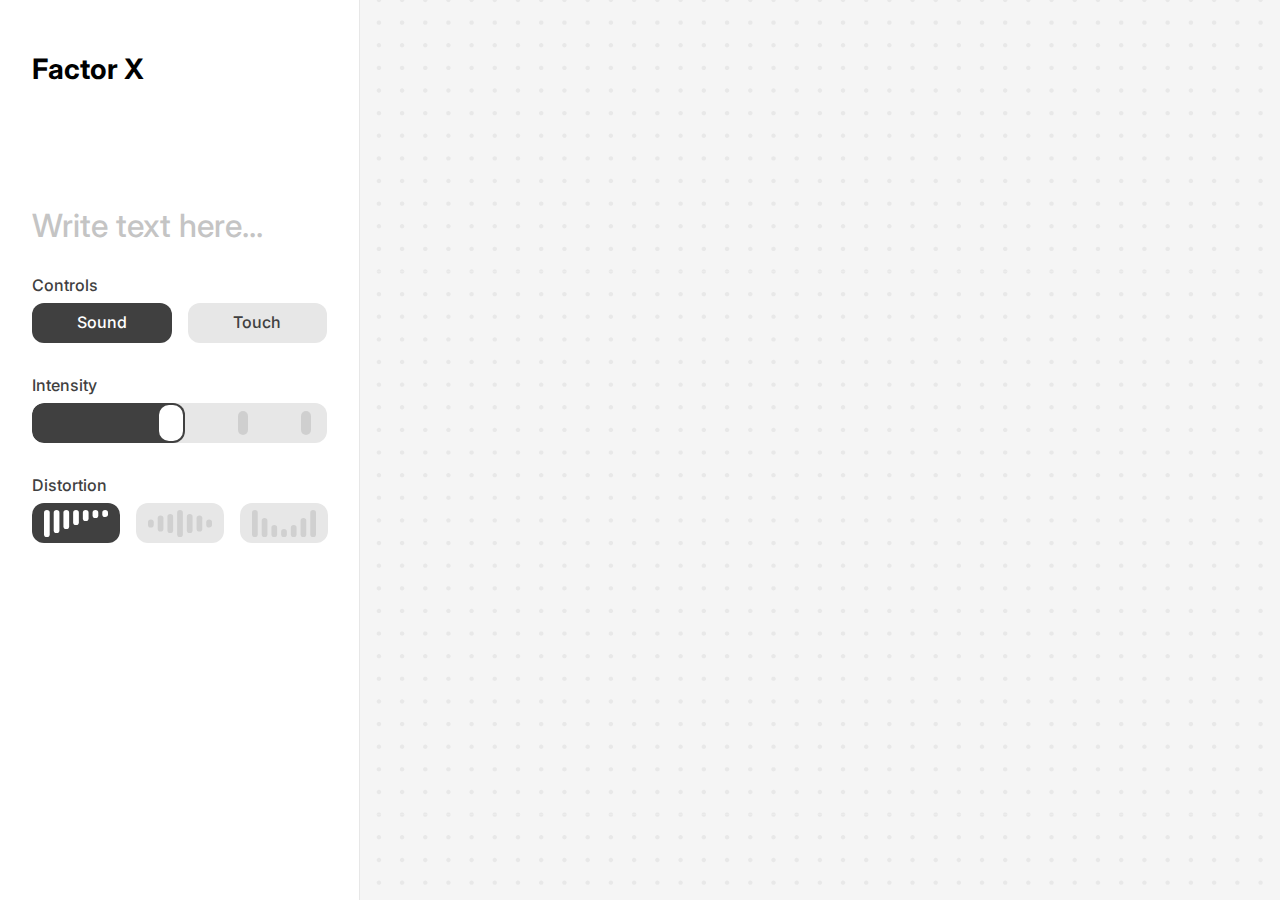
<file: index.html>
<!DOCTYPE html>
<html lang="en">
<head>
    <meta charset="UTF-8">
    <meta name="viewport" content="width=device-width, initial-scale=1.0">
    <title>Factor-X</title>
    <link rel="stylesheet" href="./styles.css"/>
    <link rel="preconnect" href="https://fonts.googleapis.com">
<link rel="preconnect" href="https://fonts.gstatic.com" crossorigin>
<link href="https://fonts.googleapis.com/css2?family=Inter:ital,opsz,wght@0,14..32,100..900;1,14..32,100..900&display=swap" rel="stylesheet">
</head>
<body>
    <section>
        <div class="nav-container">
            <div class="Panel-container">
              <div class="inter-semibold" id="logo">
                <h3>Factor X</h3>
              </div> 
            <div class="panels">
              <div id="input-container">
                <input class="inter-semibold" id="name-input" type="text" placeholder="Write text here..." maxlength="16"/>
                <div id="clearbtn"><svg width="12" height="13" viewBox="0 0 12 13" fill="none" xmlns="http://www.w3.org/2000/svg">
<mask id="mask0_4711_2320" style="mask-type:alpha" maskUnits="userSpaceOnUse" x="1" y="2" width="10" height="9">
<path d="M6.00004 7.20714L2.35359 10.8536L1.64648 10.1465L5.29294 6.50004L1.6465 2.85359L2.3536 2.14648L6.00004 5.79294L9.64649 2.14648L10.3536 2.85359L6.70714 6.50004L10.3536 10.1465L9.64649 10.8536L6.00004 7.20714Z" fill="#FF00FF"/>
</mask>
<g mask="url(#mask0_4711_2320)">
<rect y="0.7" width="12" height="12" fill="#404040"/>
</g>
</svg>
</div>
              </div>
              <div class="controls-container">
                <p class="inter-medium primary-color">Controls</p>
                <div class="controls" id="ctrls">
                    <button class="ctrls-btn active" id="sound" name="sound">Sound</button>
                    <button class="ctrls-btn" id="touch" name="touch">Touch</button>
                </div>
              </div>
              <div class="controls-container" id="intensity">
                <p class="inter-medium primary-color">Intensity</p>
                <div class="range-container">
                  <div class="rangebits-container">
                  <div class="range-bits"></div>
                  <div class="range-bits"></div>
                  <div class="range-bits"></div>
                  <div class="range-bits"></div>
                  <div class="range-bits"></div>
                  </div>
                  <div class="range-slider" id="custom-slider">
                  <div class="range-fill">
                    <div class="slider-thumb" id="slider-thumb">

                    </div>
                </div>
                </div>
              </div>
              </div>
              <div class="controls-container" id="distortion">
                <p class="inter-medium primary-color">Distortion</p>
                <div class="controls" id="distorts">
                    <button class="ctrls-btn active" id="bar" name="bar"><svg width="64" height="27" viewBox="0 0 64 27" fill="none" xmlns="http://www.w3.org/2000/svg">
<rect width="5.71429" height="27" rx="2.85714" fill="#D0D0D0" opacity="1"/>
<rect x="9.71387" width="5.71429" height="23" rx="2.85714" fill="#D0D0D0" opacity="1"/>
<rect x="19.4287" width="5.71429" height="19" rx="2.85714" fill="#D0D0D0" opacity="1"/>
<rect x="29.1426" width="5.71429" height="15" rx="2.85714" fill="#D0D0D0" opacity="1"/>
<rect x="38.8574" width="5.71429" height="11" rx="2.85714" fill="#D0D0D0" opacity="1"/>
<rect x="48.5713" width="5.71429" height="8" rx="2.85714" fill="#D0D0D0" opacity="1"/>
<rect x="58.2861" width="5.71429" height="7" rx="2.85714" fill="#D0D0D0" opacity="1"/>
</svg>
</button>
      <button class="ctrls-btn" id="wave" name="wave"><svg width="64" height="27" viewBox="0 0 64 27" fill="none" xmlns="http://www.w3.org/2000/svg">
<rect y="9.5" width="5.71429" height="8" rx="2.85714" fill="#D0D0D0" opacity="1"/>
<rect x="9.71387" y="5.5" width="5.71429" height="16" rx="2.85714" fill="#D0D0D0" opacity="1"/>
<rect x="19.4287" y="4" width="5.71429" height="19" rx="2.85714" fill="#D0D0D0" opacity="1"/>
<rect x="29.1426" width="5.71429" height="27" rx="2.85714" fill="#D0D0D0" opacity="1"/>
<rect x="38.8574" y="4" width="5.71429" height="19" rx="2.85714" fill="#D0D0D0" opacity="1"/>
<rect x="48.5713" y="5.5" width="5.71429" height="16" rx="2.85714" fill="#D0D0D0" opacity="1"/>
<rect x="58.2861" y="9.5" width="5.71429" height="8" rx="2.85714" fill="#D0D0D0" opacity="1"/>
</svg>
</button>
      <button class="ctrls-btn" id="arc" name="arc"><svg width="64" height="27" viewBox="0 0 64 27" fill="none" xmlns="http://www.w3.org/2000/svg">
<rect width="5.71429" height="27" rx="2.85714" fill="#D0D0D0" opacity="1"/>
<rect x="9.71387" y="8" width="5.71429" height="19" rx="2.85714" fill="#D0D0D0" opacity="1"/>
<rect x="19.4287" y="15" width="5.71429" height="12" rx="2.85714" fill="#D0D0D0" opacity="1"/>
<rect x="29.1426" y="19" width="5.71429" height="8" rx="2.85714" fill="#D0D0D0" opacity="1"/>
<rect x="38.8574" y="15" width="5.71429" height="12" rx="2.85714" fill="#D0D0D0" opacity="1"/>
<rect x="48.5723" y="8" width="5.71429" height="19" rx="2.85714" fill="#D0D0D0" opacity="1"/>
<rect x="58.2852" width="5.71429" height="27" rx="2.85714" fill="#D0D0D0" opacity="1"/>
</svg>
</button>
                </div>
              </div>
              </div>
            </div>
            </div>
        </div>
    </section>
     <section>
        <div class="result-container"></div>
     </section>
     <script src="./main.js"></script>
</body>
</html>
</file>
<file: styles.css>
body{
    display: grid;
    grid-template-columns: minmax(360px, 360px) 1fr;
    width: 100vw;
    height: 100svh;
    background-color: #F5F5F5;
    background-image: url('./Assets-root/dots.svg');
    background-repeat: repeat;
    background-position: center;
    background-size: cover;
}
*{
    margin: 0;
    padding: 0;
    box-sizing: border-box;
}
.inter-semibold {
  font-family: "Inter", sans-serif;
  font-optical-sizing: auto;
  font-weight: 600;
  font-style: normal;
}
.inter-medium {
  font-family: "Inter", sans-serif;
  font-optical-sizing: auto;
  font-weight: 500;
  font-style: normal;
}
.inter-regular {
  font-family: "Inter", sans-serif;
  font-optical-sizing: auto;
  font-weight: 400;
  font-style: normal;
}
.primary-color{
color:#404040;   
}
section{
    height: 100%;
}

section:first-child {
    grid-column: 1;
}

section:last-child {
    grid-column: 2;
}

#mobile-nav {
    display: none;
}

.nav-container{
    display: flex;
    width: 100%;
    height: 100%;
    padding: 56px 32px 32px 32px;
    flex-direction: column;
    justify-content: space-between;
    align-items: flex-start;
    border-right: 1px solid #E7E7E7;
    background: #FFF;
}

.result-container{
    display: flex;
    width: 100%;
    height: 100%;
    padding: 24px;
    flex-direction: column;
    justify-content: center;
    align-items: center;
    position: relative;
    box-sizing: border-box;
}

.Panel-container{
    display: flex;
    flex-direction: column;
    align-items: flex-start;
    gap: 72px;
    align-self:stretch
}

#logo{
    color: #000;
    height: 80px;
font-size: 24px;
font-style: normal;
font-weight: 400;
line-height: 110%; /* 26.4px */
}

.panels{
   display: flex;
flex-direction: column;
align-items: flex-start;
gap: 32px;
align-self: stretch;
}

#input-container{
    display: flex;
justify-content: space-between;
align-items: center;
flex: 1 0 0;
gap:16px;
}
#clearbtn{
    display: flex;
width: 27px;
height: 24px;
justify-content: center;
align-items: center;
border-radius: 999px;
background: #E7E7E7 ;
}
#clearbtn:hover {
  background-color: #40404029;
  cursor: pointer;
}
#name-input{
    color: #404040;
font-size: 32px;
font-style: normal;
font-weight: 500;
line-height: 110%; /* 35.2px */
letter-spacing: 4%;/* 0.32px */;
border: 0px;
width:100%
}
#name-input::placeholder {
  color: #C4C4C4;
}

#name-input:active, #name-input:focus {
  border:0px;
  outline: none;
  box-shadow: none;
}

.controls-container{
    display: flex;
flex-direction: column;
align-items: flex-start;
gap: 8px;
align-self: stretch;
}

.controls{
    display: flex;
height: 40px;
align-items: flex-start;
gap: 16px;
align-self: stretch;
}

.ctrls-btn{
    display: flex;
justify-content: center;
align-items: center;
gap: 10px;
flex: 1 0 0;
align-self: stretch;
border-radius: 12px;
background: #E7E7E7;
color: #404040;
font-family: Inter;
font-size: 16px;
font-style: normal;
font-weight: 500;
line-height: 110%; /* 17.6px */
border: 0px;
padding: 8px 12px
}

.ctrls-btn:hover {
  background-color: #40404029;
  cursor: pointer;
}

.ctrls-btn.active {
  background-color: var(--primary-color, #404040);
  color: #fff;
}

.ctrls-btn.active svg * {
  fill: #fff !important;
opacity: 1 !important;}

.range-container {
  display: flex;
  position: relative;
height: 40px;
padding: 0 0px;
justify-content: space-between;
align-items: center;
align-self: stretch;
border-radius: 12px;
background: #E7E7E7;
}

.rangebits-container{
    display: flex;
    width: 100%;
    height: 24px;
    padding: 0 16px;
    justify-content: space-between;
    align-items: center;
}
.range-bits {
  width: 10px;
  height: 24px;
  border-radius: 200px;
background: rgba(0, 0, 0, 0.10);
}
.range-bits:hover {
  background-color: #40404044;
  cursor: pointer;
}
.range-slider{
    display: flex;
width: 100%;
height: 40px;
padding: 2px;
justify-content: flex-end;
align-items: center;
gap: 10px;
position: absolute;
border-radius: 12px;
overflow: hidden;
pointer-events: none;
}

.range-fill {
    position: absolute;
    display: flex;
    justify-content: flex-end;
align-items: center;
padding: 2px;
    left: 0;
    top: 0;
    width:100%;
    height: 100%;
    background: #404040;
    border-radius: 12px;
  z-index: 0;
  pointer-events: none;
  transition: width 0.1s;
}

.slider-thumb{
    width: 24px;
    height: 100%;
    border-radius: 10px;
    background: #FFF;
    cursor: pointer;
    pointer-events: auto;
}
.distortion-path{
    display: flex;
    justify-content: center;
    align-items: flex-start;
    gap: 0.676px;
    width: 100%;
    height: 100%;
    border-radius: 24px;
    background-color: white;
    padding: 24px;
    transition: all 0.3s ease-in-out;
    box-sizing: border-box;
    max-width: 100%;
    overflow: hidden;
}

.distortion-path.wave-alignment {
    align-items: center;
}

.distortion-path.bar-alignment {
    align-items: flex-start;
}

.distortion-path.arc-alignment {
    align-items: flex-end;
}
.distortion-effect{
    background-color: transparent;
    color: #333;
    flex: 1;
    height: 100%;
    display: flex;
    align-items: flex-end;
    font-family: 'Inter', sans-serif;
    font-weight: 600;
    font-size: 18px;
    transition: height 0.1s ease-in-out;
    overflow: hidden;
    position: relative;
}

.distortion-effect.wave-effect {
    align-items: flex-end;
}

.distortion-effect.arc-effect {
    align-items: flex-end;
}

.distortion-effect svg {
    width: 100%;
    height: 100%;
    display: block;
    position: absolute;
    bottom: 0;
    left: 0;
    object-fit: fill;
    object-position: bottom;
}

.distortion-effect.wave-effect svg {
    top: 50%;
    bottom: auto;
    transform: translateY(-50%);
    object-position: center;
}

.distortion-effect.arc-effect svg {
    top: auto;
    bottom: 0;
    transform: none;
    object-position: bottom;
}

.distortion-effect svg:not(.wave-effect):not(.arc-effect) {
    top: 0;
    bottom: auto;
    transform: none;
    object-position: top;
}

/* Desktop breakpoint - hide mobile nav on screens 600px and larger */
@media (min-width: 600px) {
    #mobile-nav {
        display: none !important;
    }
    
    .mobile-grabber {
        display: none !important;
    }
}

/* Mobile breakpoint - hide desktop nav on screens smaller than 600px */
@media (max-width: 599px) {
    #desktop-nav {
        display: none;
    }
    
    #mobile-nav {
        display: block;
        background-color: transparent;
        padding: 0px 24px;
        height: auto;
        position: relative;
        width: 100%;
        max-width: 100vw; /* Prevent horizontal overflow */
        transform: translate3d(0, 0, 0);
        transition: transform 0.3s ease-out;
        background: var(--background-primary);
        border-top: 1px solid var(--border-secondary);
        /* Hardware acceleration for smooth animations */
        will-change: transform;
        transform: translate3d(0, 0, 0);
        backface-visibility: hidden;
        overflow-x: hidden; /* Prevent horizontal overflow */
    }
    
    #logo {
        display: none !important;
    }
    
    body {
        grid-template-columns: 1fr;
        grid-template-rows: 1fr auto;
        gap: 0px;
    }
    
    section:nth-child(1) {
        grid-column: 1;
        grid-row: 2;
    }
    
    section:nth-child(2) {
        grid-column: 1;
        grid-row: 1;
        padding-bottom: 0px;
    }

    .ctrls-btn{
    display: flex;
padding: 8px;
justify-content: center;
align-items: center;
border: 0px;
height: 44px;
min-width: 0; /* Allow buttons to shrink */
flex: 1; /* Equal width buttons */
overflow: hidden; /* Prevent content overflow */
}

.controls-container{
    display: flex;
    flex-direction: column;
    align-items: flex-start;
    gap: 8px;
    align-self: stretch;
    width: 100%;
    max-width: 100%; /* Prevent overflow */
    box-sizing: border-box; /* Include padding in width calculation */
    /* Hardware acceleration for smooth mask and transform animations */
    will-change: mask-image, transform, opacity;
    backface-visibility: hidden;
    transform: translate3d(0, 0, 0); /* Force hardware acceleration */
}
#mobile-controls {
    display: flex;
    flex-direction: column;
    align-items: flex-start;
    gap: 16px;
    width: 100%;
    align-self: stretch;
    max-width: 100%; /* Prevent overflow */
}

#md-ctrls {
    flex-direction: row;
}

#md-distorts {
    flex-direction: row;
}

#md-ctrls .ctrls-btn svg {
    width: 24px;
    height: 24px;
}

#md-distorts .ctrls-btn svg {
    width: 40px;
    height: 24px;
}

#input-container {
    width: 100%;
    align-self: stretch;
}

.controls{
    display: flex;
height: 44px;
align-items: flex-start;
gap: 8px;
align-self: stretch;
}
#distorts{
    gap: 8px;
    align-items: stretch;
    width: 100%;
}
#md-name-input{
    color: #404040;
font-size: 28px;
font-style: normal;
font-weight: 500;
line-height: 110%; /* 35.2px */
letter-spacing: 4%;/* 0.32px */;
border: 0px;
width:100%
}
#md-name-input::placeholder {
  color: #C4C4C4;
}

#md-name-input:active, #md-name-input:focus {
  border:0px;
  outline: none;
  box-shadow: none;
}
.range-container {
  display: flex;
  position: relative;
height: 44px;
}
.range-slider{
    display: flex;
width: 100%;
height: 44px;
}
.result-container{
    padding-bottom: 0px;
    height: 100%;
    min-height: 100%;
}
.nav-container{
    border-radius: 24px 24px 0px 0px;
    border-right: 0px solid #E7E7E7;
    transition: all 0.3s ease-out;
}

/* Collapsed state for mobile nav */
#mobile-nav.collapsed .panels {
    gap: 0 !important;
    padding-bottom: 0;
}

#mobile-nav.collapsed .nav-container {
    padding-bottom: 16px; /* Reduce bottom padding when collapsed */
}

#mobile-nav .panels {
    transition: gap 0.3s ease-out, padding 0.3s ease-out;
}
#md-clearbtn{
    display: flex;
width: 27px;
height: 24px;
justify-content: center;
align-items: center;
border-radius: 999px;
background: #E7E7E7 ;
}
#md-clearbtn:hover {
  background-color: #40404029;
  cursor: pointer;
}
.grabber{
    width: 56px;
height: 8px;
flex-shrink: 0;
border-radius: 200px;
background: #A7A7A7;
}
.mobile-grabber{
    display: flex;
    justify-content: center;
    align-items: center;
    padding: 8px 0;
    cursor: grab;
    user-select: none;
    -webkit-user-select: none;
}

.mobile-grabber:active {
    cursor: grabbing;
}
.panels{
    gap:16px
}
}
</file>
